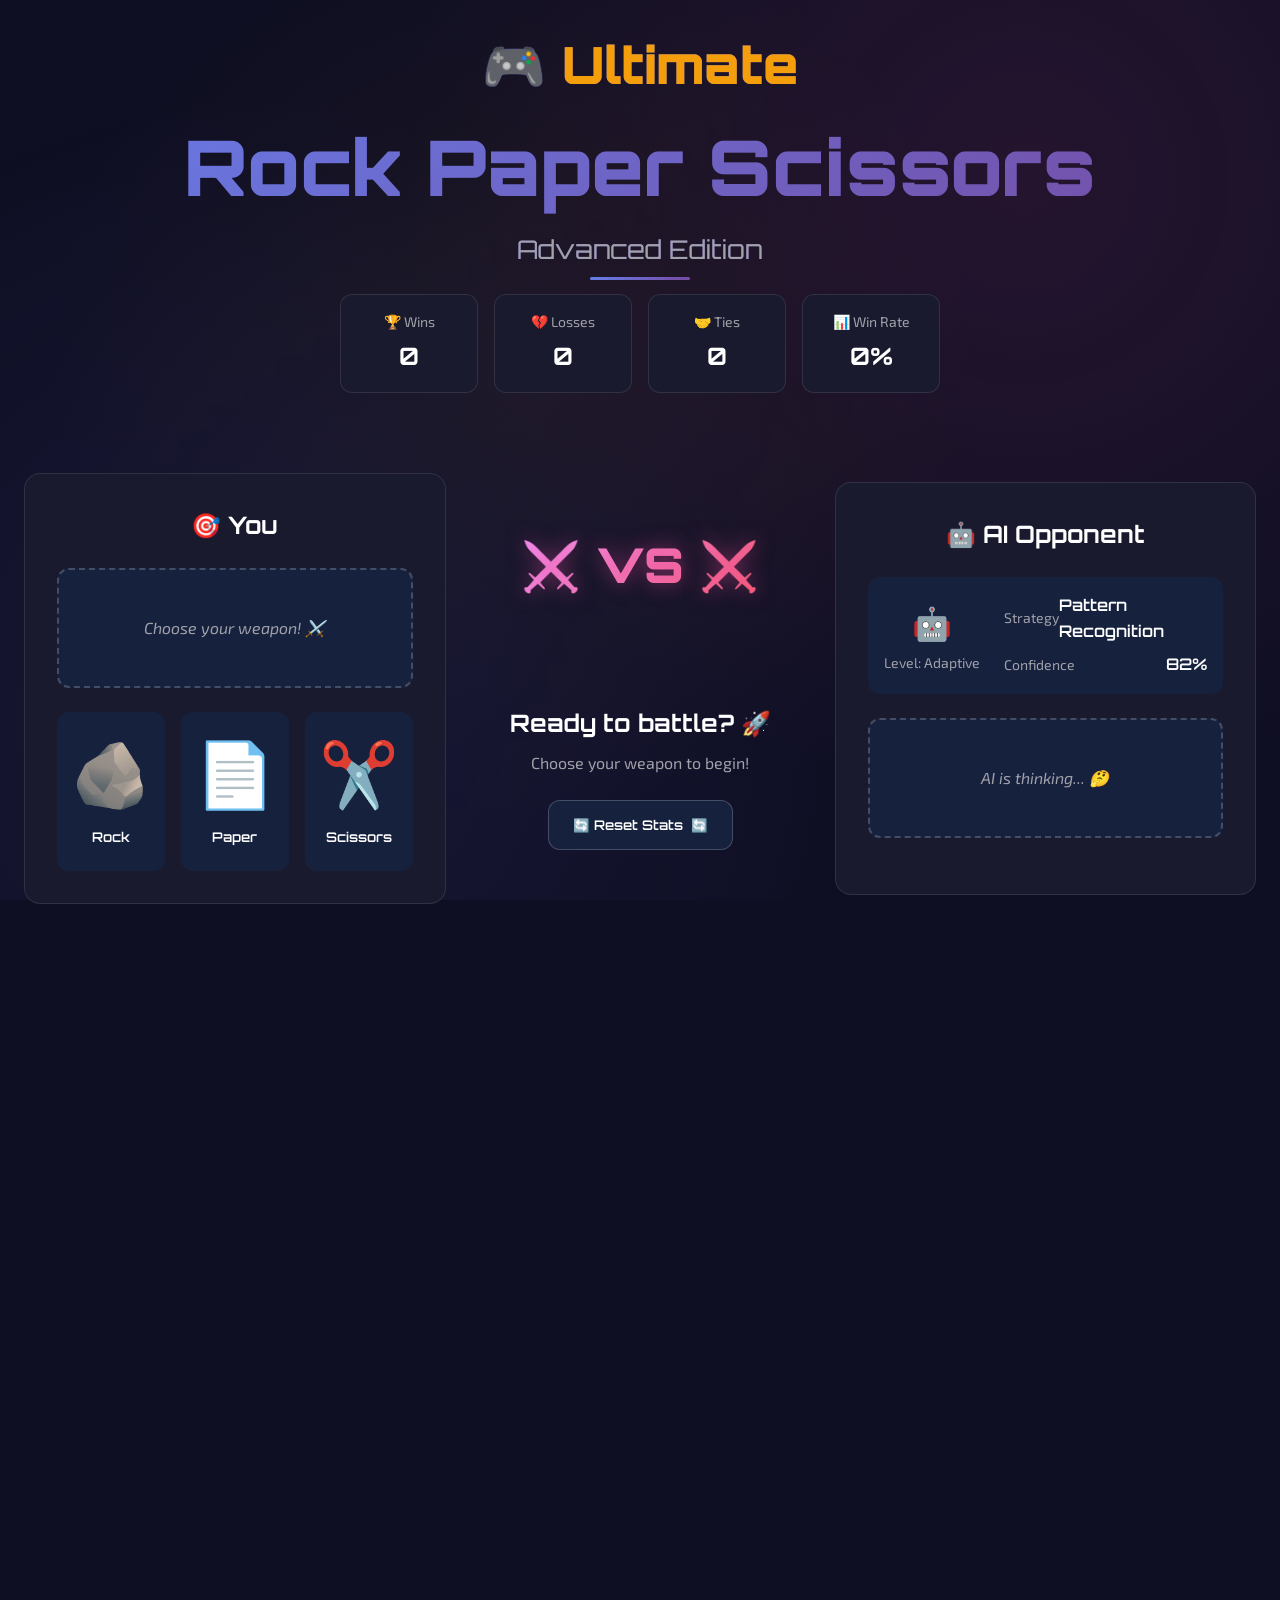
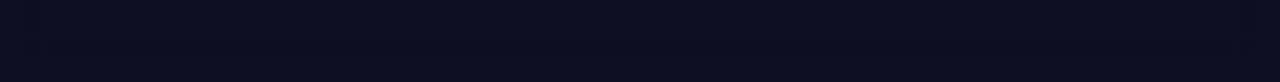
<file: index.html>
<!DOCTYPE html>
<html lang="en">
<head>
    <meta charset="UTF-8">
    <meta name="viewport" content="width=device-width, initial-scale=1.0">
    <meta name="description" content="🎮 The most advanced Rock Paper Scissors game with AI, animations, and modern features - Play now!">
    <meta name="keywords" content="rock paper scissors, game, AI, multiplayer, fun, strategy">
    <meta name="author" content="Ultimate RPS Team">
    <meta name="theme-color" content="#6366f1">
    <meta name="apple-mobile-web-app-capable" content="yes">
    <meta name="apple-mobile-web-app-status-bar-style" content="black-translucent">
    <meta name="apple-mobile-web-app-title" content="Ultimate RPS">
    
    <!-- Open Graph / Facebook -->
    <meta property="og:type" content="website">
    <meta property="og:url" content="https://ultimate-rps.com/">
    <meta property="og:title" content="Ultimate Rock Paper Scissors - Advanced Edition">
    <meta property="og:description" content="🎮 The most advanced Rock Paper Scissors game with AI, animations, and modern features">
    <meta property="og:image" content="https://ultimate-rps.com/og-image.png">

    <!-- Twitter -->
    <meta property="twitter:card" content="summary_large_image">
    <meta property="twitter:url" content="https://ultimate-rps.com/">
    <meta property="twitter:title" content="Ultimate Rock Paper Scissors - Advanced Edition">
    <meta property="twitter:description" content="🎮 The most advanced Rock Paper Scissors game with AI, animations, and modern features">
    <meta property="twitter:image" content="https://ultimate-rps.com/og-image.png">

    <title>🎮 Ultimate Rock Paper Scissors - Advanced Edition</title>
    <link rel="stylesheet" href="styles.css">
    <link rel="preconnect" href="https://fonts.googleapis.com">
    <link rel="preconnect" href="https://fonts.gstatic.com" crossorigin>
    <link href="https://fonts.googleapis.com/css2?family=Orbitron:wght@400;700;900&family=Exo+2:wght@300;400;600&display=swap" rel="stylesheet">
    <link rel="icon" type="image/svg+xml" href="data:image/svg+xml,<svg xmlns='http://www.w3.org/2000/svg' viewBox='0 0 100 100'><text y='.9em' font-size='90'>✂️</text></svg>">
    
    <!-- PWA Manifest -->
    <link rel="manifest" href="manifest.json">
    
    <!-- Apple Touch Icons -->
    <link rel="apple-touch-icon" href="icons/icon-192x192.png">
    <link rel="apple-touch-icon" sizes="152x152" href="icons/icon-152x152.png">
    <link rel="apple-touch-icon" sizes="180x180" href="icons/icon-180x180.png">
    <link rel="apple-touch-icon" sizes="167x167" href="icons/icon-167x167.png">
</head>
<body>
    <div class="game-container">
        <!-- Header Section -->
        <header class="game-header">
            <h1 class="game-title">
                <span class="title-main">🎮 Ultimate</span>
                <span class="title-sub">Rock Paper Scissors</span>
                <span class="title-version">Advanced Edition</span>
            </h1>
            <div class="game-stats">
                <div class="stat-item">
                    <span class="stat-label">🏆 Wins</span>
                    <span class="stat-value" id="wins">0</span>
                </div>
                <div class="stat-item">
                    <span class="stat-label">💔 Losses</span>
                    <span class="stat-value" id="losses">0</span>
                </div>
                <div class="stat-item">
                    <span class="stat-label">🤝 Ties</span>
                    <span class="stat-value" id="ties">0</span>
                </div>
                <div class="stat-item">
                    <span class="stat-label">📊 Win Rate</span>
                    <span class="stat-value" id="winRate">0%</span>
                </div>
            </div>
        </header>

        <!-- Game Arena -->
        <main class="game-arena">
            <!-- Player Section -->
            <section class="player-section">
                <h2 class="section-title">🎯 You</h2>
                <div class="choice-display" id="playerChoice">
                    <div class="choice-placeholder">Choose your weapon! ⚔️</div>
                </div>
                <div class="choice-buttons">
                    <button class="choice-btn rock" data-choice="rock" aria-label="Choose Rock">
                        <div class="choice-icon">🪨</div>
                        <span class="choice-text">Rock</span>
                    </button>
                    <button class="choice-btn paper" data-choice="paper" aria-label="Choose Paper">
                        <div class="choice-icon">📄</div>
                        <span class="choice-text">Paper</span>
                    </button>
                    <button class="choice-btn scissors" data-choice="scissors" aria-label="Choose Scissors">
                        <div class="choice-icon">✂️</div>
                        <span class="choice-text">Scissors</span>
                    </button>
                </div>
            </section>

            <!-- Battle Zone -->
            <section class="battle-zone">
                <div class="vs-display">
                    <div class="vs-text">⚔️ VS ⚔️</div>
                    <div class="battle-animation" id="battleAnimation"></div>
                </div>
                <div class="result-display" id="resultDisplay">
                    <div class="result-text">Ready to battle? 🚀</div>
                    <div class="result-subtext">Choose your weapon to begin!</div>
                </div>
                <div class="game-controls">
                    <button class="control-btn primary" id="playAgainBtn" style="display: none;">
                        <span class="btn-text">🔄 Play Again</span>
                        <span class="btn-icon">🔄</span>
                    </button>
                    <button class="control-btn secondary" id="resetBtn">
                        <span class="btn-text">🔄 Reset Stats</span>
                        <span class="btn-icon">🔄</span>
                    </button>
                </div>
            </section>

            <!-- AI Section -->
            <section class="ai-section">
                <h2 class="section-title">🤖 AI Opponent</h2>
                <div class="ai-info">
                    <div class="ai-avatar">
                        <div class="ai-avatar-icon">🤖</div>
                        <div class="ai-level">Level: <span id="aiLevel">Adaptive</span></div>
                    </div>
                    <div class="ai-stats">
                        <div class="ai-stat">
                            <span class="ai-stat-label">Strategy</span>
                            <span class="ai-stat-value" id="aiStrategy">Learning</span>
                        </div>
                        <div class="ai-stat">
                            <span class="ai-stat-label">Confidence</span>
                            <span class="ai-stat-value" id="aiConfidence">85%</span>
                        </div>
                    </div>
                </div>
                <div class="choice-display" id="aiChoice">
                    <div class="choice-placeholder">AI is thinking... 🤔</div>
                </div>
            </section>
        </main>

        <!-- Advanced Features Panel -->
        <aside class="features-panel">
            <div class="panel-header">
                <h3>⚙️ Advanced Features</h3>
                <button class="panel-toggle" id="panelToggle" aria-label="Toggle advanced features">
                    <span class="toggle-icon">⚙️</span>
                </button>
            </div>
            <div class="panel-content" id="panelContent">
                <div class="feature-group">
                    <h4>🎮 Game Modes</h4>
                    <div class="mode-selector">
                        <button class="mode-btn active" data-mode="classic">Classic</button>
                        <button class="mode-btn" data-mode="advanced">Advanced</button>
                        <button class="mode-btn" data-mode="tournament">Tournament</button>
                    </div>
                </div>
                <div class="feature-group">
                    <h4>🎯 AI Difficulty</h4>
                    <div class="difficulty-slider">
                        <input type="range" id="aiDifficulty" min="1" max="10" value="5" class="slider">
                        <div class="slider-labels">
                            <span>Easy</span>
                            <span>Hard</span>
                        </div>
                    </div>
                </div>
                <div class="feature-group">
                    <h4>✨ Animations</h4>
                    <div class="animation-controls">
                        <label class="control-label">
                            <input type="checkbox" id="enableAnimations" checked>
                            <span class="control-text">Enable Animations</span>
                        </label>
                        <label class="control-label">
                            <input type="checkbox" id="enableSound" checked>
                            <span class="control-text">Enable Sound</span>
                        </label>
                        <label class="control-label">
                            <input type="checkbox" id="enableQuickPlay">
                            <span class="control-text">Quick Play Mode</span>
                        </label>
                    </div>
                </div>
            </div>
        </aside>

        <!-- Game History -->
        <section class="game-history">
            <h3>📜 Game History</h3>
            <div class="history-container" id="gameHistory">
                <div class="history-placeholder">No games played yet</div>
            </div>
        </section>
    </div>

    <!-- Modals -->
    <div class="modal-overlay" id="modalOverlay">
        <div class="modal" id="resultModal">
            <div class="modal-header">
                <h2 id="modalTitle">Game Result</h2>
                <button class="modal-close" id="modalClose">&times;</button>
            </div>
            <div class="modal-content" id="modalContent">
                <!-- Modal content will be dynamically populated -->
            </div>
        </div>
    </div>

    <!-- Audio Elements -->
    <audio id="choiceSound" preload="auto">
        <source src="[data-uri]" type="audio/wav">
    </audio>
    <audio id="winSound" preload="auto">
        <source src="[data-uri]" type="audio/wav">
    </audio>
    <audio id="loseSound" preload="auto">
        <source src="[data-uri]" type="audio/wav">
    </audio>

    <!-- Loading Screen -->
    <div class="loading-screen" id="loadingScreen">
        <div class="loading-content">
            <div class="loading-spinner"></div>
            <div class="loading-text">Loading Ultimate RPS... 🚀</div>
        </div>
    </div>

    <!-- Install PWA Prompt -->
    <div class="install-prompt" id="installPrompt" style="display: none;">
        <div class="install-content">
            <div class="install-icon">📱</div>
            <div class="install-text">
                <h3>Install Ultimate RPS</h3>
                <p>Add to your home screen for the best experience!</p>
            </div>
            <button class="install-btn" id="installBtn">Install</button>
            <button class="install-close" id="installClose">&times;</button>
        </div>
    </div>

    <script src="script.js"></script>
</body>
</html>
</file>
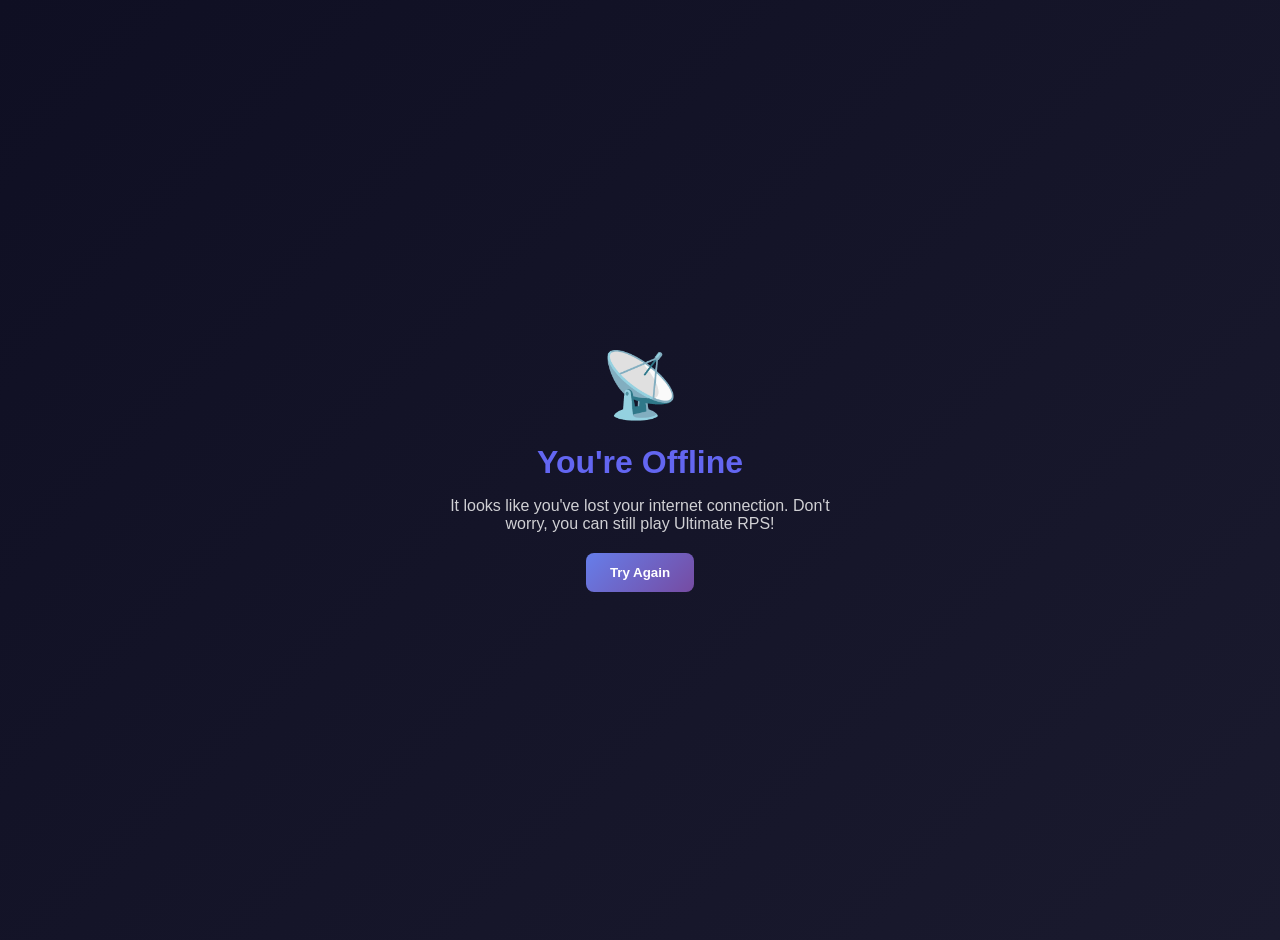
<file: offline.html>
<!DOCTYPE html>
<html lang="en">
<head>
    <meta charset="UTF-8">
    <meta name="viewport" content="width=device-width, initial-scale=1.0">
    <title>Offline - Ultimate RPS</title>
    <style>
        body {
            font-family: 'Arial', sans-serif;
            background: linear-gradient(135deg, #0f0f23 0%, #1a1a2e 100%);
            color: white;
            display: flex;
            align-items: center;
            justify-content: center;
            min-height: 100vh;
            margin: 0;
            padding: 20px;
        }
        .offline-container {
            text-align: center;
            max-width: 400px;
        }
        .offline-icon {
            font-size: 4rem;
            margin-bottom: 20px;
        }
        h1 {
            margin-bottom: 10px;
            color: #6366f1;
        }
        p {
            margin-bottom: 20px;
            opacity: 0.8;
        }
        .retry-btn {
            background: linear-gradient(135deg, #667eea 0%, #764ba2 100%);
            color: white;
            border: none;
            padding: 12px 24px;
            border-radius: 8px;
            cursor: pointer;
            font-weight: 600;
            transition: transform 0.2s;
        }
        .retry-btn:hover {
            transform: translateY(-2px);
        }
    </style>
</head>
<body>
    <div class="offline-container">
        <div class="offline-icon">📡</div>
        <h1>You're Offline</h1>
        <p>It looks like you've lost your internet connection. Don't worry, you can still play Ultimate RPS!</p>
        <button class="retry-btn" onclick="window.location.reload()">Try Again</button>
    </div>
</body>
</html>
</file>
<file: styles.css>
/* Reset and Base Styles */
* {
    margin: 0;
    padding: 0;
    box-sizing: border-box;
}

:root {
    /* Color Palette */
    --primary-color: #6366f1;
    --primary-dark: #4f46e5;
    --secondary-color: #ec4899;
    --accent-color: #f59e0b;
    --success-color: #10b981;
    --danger-color: #ef4444;
    --warning-color: #f59e0b;
    
    /* Neutral Colors */
    --bg-primary: #0f0f23;
    --bg-secondary: #1a1a2e;
    --bg-tertiary: #16213e;
    --text-primary: #ffffff;
    --text-secondary: #a1a1aa;
    --text-muted: #71717a;
    
    /* Gradients */
    --gradient-primary: linear-gradient(135deg, #667eea 0%, #764ba2 100%);
    --gradient-secondary: linear-gradient(135deg, #f093fb 0%, #f5576c 100%);
    --gradient-accent: linear-gradient(135deg, #4facfe 0%, #00f2fe 100%);
    --gradient-success: linear-gradient(135deg, #43e97b 0%, #38f9d7 100%);
    --gradient-danger: linear-gradient(135deg, #fa709a 0%, #fee140 100%);
    
    /* Shadows */
    --shadow-sm: 0 1px 2px 0 rgba(0, 0, 0, 0.05);
    --shadow-md: 0 4px 6px -1px rgba(0, 0, 0, 0.1), 0 2px 4px -1px rgba(0, 0, 0, 0.06);
    --shadow-lg: 0 10px 15px -3px rgba(0, 0, 0, 0.1), 0 4px 6px -2px rgba(0, 0, 0, 0.05);
    --shadow-xl: 0 20px 25px -5px rgba(0, 0, 0, 0.1), 0 10px 10px -5px rgba(0, 0, 0, 0.04);
    --shadow-glow: 0 0 20px rgba(99, 102, 241, 0.3);
    
    /* Typography */
    --font-primary: 'Orbitron', monospace;
    --font-secondary: 'Exo 2', sans-serif;
    
    /* Spacing */
    --spacing-xs: 0.25rem;
    --spacing-sm: 0.5rem;
    --spacing-md: 1rem;
    --spacing-lg: 1.5rem;
    --spacing-xl: 2rem;
    --spacing-2xl: 3rem;
    
    /* Border Radius */
    --radius-sm: 0.375rem;
    --radius-md: 0.5rem;
    --radius-lg: 0.75rem;
    --radius-xl: 1rem;
    --radius-2xl: 1.5rem;
    
    /* Transitions */
    --transition-fast: 0.15s ease-in-out;
    --transition-normal: 0.3s ease-in-out;
    --transition-slow: 0.5s ease-in-out;
}

/* Base Styles */
body {
    font-family: var(--font-secondary);
    background: var(--bg-primary);
    color: var(--text-primary);
    line-height: 1.6;
    overflow-x: hidden;
    min-height: 100vh;
    position: relative;
    cursor: default;
}

/* Enhanced cursor for interactive elements */
.choice-btn, .control-btn, .mode-btn {
    cursor: pointer;
}

.choice-btn:hover, .control-btn:hover, .mode-btn:hover {
    cursor: pointer;
    transform: translateY(-2px);
}

body::before {
    content: '';
    position: fixed;
    top: 0;
    left: 0;
    width: 100%;
    height: 100%;
    background: 
        radial-gradient(circle at 20% 80%, rgba(99, 102, 241, 0.1) 0%, transparent 50%),
        radial-gradient(circle at 80% 20%, rgba(236, 72, 153, 0.1) 0%, transparent 50%),
        radial-gradient(circle at 40% 40%, rgba(245, 158, 11, 0.05) 0%, transparent 50%);
    pointer-events: none;
    z-index: -1;
}

/* Install Prompt */
.install-prompt {
    position: fixed;
    bottom: 20px;
    left: 50%;
    transform: translateX(-50%);
    background: var(--gradient-primary);
    border-radius: var(--radius-lg);
    padding: var(--spacing-md);
    box-shadow: var(--shadow-xl);
    z-index: 1000;
    animation: slideUp 0.5s ease-out;
    max-width: 400px;
    width: 90%;
}

.install-content {
    display: flex;
    align-items: center;
    gap: var(--spacing-md);
}

.install-icon {
    font-size: 2rem;
    animation: bounce 2s infinite;
}

.install-text h3 {
    margin: 0;
    color: white;
    font-size: 1.1rem;
}

.install-text p {
    margin: var(--spacing-xs) 0 0 0;
    color: rgba(255, 255, 255, 0.8);
    font-size: 0.9rem;
}

.install-btn {
    background: rgba(255, 255, 255, 0.2);
    border: 1px solid rgba(255, 255, 255, 0.3);
    color: white;
    padding: var(--spacing-sm) var(--spacing-md);
    border-radius: var(--radius-md);
    cursor: pointer;
    font-weight: 600;
    transition: all var(--transition-normal);
}

.install-btn:hover {
    background: rgba(255, 255, 255, 0.3);
    transform: translateY(-2px);
}

.install-close {
    background: none;
    border: none;
    color: white;
    font-size: 1.5rem;
    cursor: pointer;
    padding: 0;
    width: 30px;
    height: 30px;
    display: flex;
    align-items: center;
    justify-content: center;
    border-radius: 50%;
    transition: all var(--transition-normal);
}

.install-close:hover {
    background: rgba(255, 255, 255, 0.2);
}

@keyframes slideUp {
    from {
        transform: translateX(-50%) translateY(100%);
        opacity: 0;
    }
    to {
        transform: translateX(-50%) translateY(0);
        opacity: 1;
    }
}

/* Loading Screen */
.loading-screen {
    position: fixed;
    top: 0;
    left: 0;
    width: 100%;
    height: 100%;
    background: var(--bg-primary);
    display: flex;
    align-items: center;
    justify-content: center;
    z-index: 9999;
    transition: opacity var(--transition-slow);
}

.loading-content {
    text-align: center;
}

.loading-spinner {
    width: 60px;
    height: 60px;
    border: 3px solid var(--bg-secondary);
    border-top: 3px solid var(--primary-color);
    border-radius: 50%;
    animation: spin 1s linear infinite;
    margin: 0 auto var(--spacing-lg);
}

.loading-text {
    font-family: var(--font-primary);
    font-size: 1.2rem;
    color: var(--text-secondary);
    animation: pulse 2s ease-in-out infinite;
}

@keyframes spin {
    0% { transform: rotate(0deg); }
    100% { transform: rotate(360deg); }
}

@keyframes pulse {
    0%, 100% { opacity: 0.6; }
    50% { opacity: 1; }
}

/* Game Container */
.game-container {
    max-width: 1400px;
    margin: 0 auto;
    padding: var(--spacing-lg);
    min-height: 100vh;
    display: flex;
    flex-direction: column;
    gap: var(--spacing-xl);
}

/* Header Styles */
.game-header {
    text-align: center;
    margin-bottom: var(--spacing-2xl);
}

.game-title {
    font-family: var(--font-primary);
    font-weight: 900;
    font-size: clamp(2rem, 5vw, 4rem);
    margin-bottom: var(--spacing-lg);
    background: var(--gradient-primary);
    -webkit-background-clip: text;
    -webkit-text-fill-color: transparent;
    background-clip: text;
    position: relative;
    animation: titleGlow 3s ease-in-out infinite;
}

@keyframes titleGlow {
    0%, 100% {
        text-shadow: 0 0 10px rgba(99, 102, 241, 0.3);
    }
    50% {
        text-shadow: 0 0 20px rgba(99, 102, 241, 0.6), 0 0 30px rgba(99, 102, 241, 0.4);
    }
}

.game-title::after {
    content: '';
    position: absolute;
    bottom: -10px;
    left: 50%;
    transform: translateX(-50%);
    width: 100px;
    height: 3px;
    background: var(--gradient-primary);
    border-radius: 2px;
}

.title-main {
    display: block;
    font-size: 0.8em;
    color: var(--accent-color);
    -webkit-text-fill-color: var(--accent-color);
}

.title-sub {
    display: block;
    font-size: 1.2em;
}

.title-version {
    display: block;
    font-size: 0.4em;
    color: var(--text-secondary);
    -webkit-text-fill-color: var(--text-secondary);
    font-weight: 400;
}

.game-stats {
    display: grid;
    grid-template-columns: repeat(auto-fit, minmax(120px, 1fr));
    gap: var(--spacing-md);
    max-width: 600px;
    margin: 0 auto;
}

.stat-item {
    background: var(--bg-secondary);
    padding: var(--spacing-md);
    border-radius: var(--radius-lg);
    border: 1px solid rgba(255, 255, 255, 0.1);
    backdrop-filter: blur(10px);
    transition: transform var(--transition-fast);
}

.stat-item:hover {
    transform: translateY(-2px);
}

.stat-label {
    display: block;
    font-size: 0.875rem;
    color: var(--text-secondary);
    margin-bottom: var(--spacing-xs);
}

.stat-value {
    display: block;
    font-family: var(--font-primary);
    font-size: 1.5rem;
    font-weight: 700;
    color: var(--text-primary);
}

/* Game Arena */
.game-arena {
    display: grid;
    grid-template-columns: 1fr auto 1fr;
    gap: var(--spacing-xl);
    align-items: center;
    margin-bottom: var(--spacing-2xl);
}

/* Player and AI Sections */
.player-section,
.ai-section {
    background: var(--bg-secondary);
    padding: var(--spacing-xl);
    border-radius: var(--radius-xl);
    border: 1px solid rgba(255, 255, 255, 0.1);
    backdrop-filter: blur(10px);
    transition: transform var(--transition-normal);
}

.player-section:hover,
.ai-section:hover {
    transform: translateY(-5px);
}

.section-title {
    font-family: var(--font-primary);
    font-size: 1.5rem;
    margin-bottom: var(--spacing-lg);
    text-align: center;
    color: var(--text-primary);
}

/* Choice Display */
.choice-display {
    min-height: 120px;
    display: flex;
    align-items: center;
    justify-content: center;
    background: var(--bg-tertiary);
    border-radius: var(--radius-lg);
    margin-bottom: var(--spacing-lg);
    border: 2px dashed rgba(255, 255, 255, 0.2);
    transition: all var(--transition-normal);
}

.choice-display.has-choice {
    border-color: var(--primary-color);
    background: linear-gradient(135deg, var(--bg-tertiary) 0%, rgba(99, 102, 241, 0.1) 100%);
}

.choice-placeholder {
    color: var(--text-secondary);
    font-style: italic;
    text-align: center;
}

.choice-icon {
    font-size: 4rem;
    margin-bottom: var(--spacing-sm);
    animation: bounce 0.6s ease-in-out;
}

@keyframes bounce {
    0%, 20%, 50%, 80%, 100% {
        transform: translateY(0);
    }
    40% {
        transform: translateY(-10px);
    }
    60% {
        transform: translateY(-5px);
    }
}

/* Choice Buttons */
.choice-buttons {
    display: grid;
    grid-template-columns: repeat(3, 1fr);
    gap: var(--spacing-md);
}

.choice-btn {
    background: var(--bg-tertiary);
    border: 2px solid transparent;
    border-radius: var(--radius-lg);
    padding: var(--spacing-lg);
    cursor: pointer;
    transition: all var(--transition-normal);
    display: flex;
    flex-direction: column;
    align-items: center;
    gap: var(--spacing-sm);
    position: relative;
    overflow: hidden;
    animation: buttonFloat 6s ease-in-out infinite;
}

.choice-btn:nth-child(1) { animation-delay: 0s; }
.choice-btn:nth-child(2) { animation-delay: 2s; }
.choice-btn:nth-child(3) { animation-delay: 4s; }

@keyframes buttonFloat {
    0%, 100% { transform: translateY(0); }
    50% { transform: translateY(-3px); }
}

.choice-btn::before {
    content: '';
    position: absolute;
    top: 0;
    left: -100%;
    width: 100%;
    height: 100%;
    background: linear-gradient(90deg, transparent, rgba(255, 255, 255, 0.1), transparent);
    transition: left var(--transition-slow);
}

.choice-btn:hover::before {
    left: 100%;
}

.choice-btn:hover {
    transform: translateY(-5px) scale(1.05);
    border-color: var(--primary-color);
    box-shadow: var(--shadow-glow);
    animation: buttonGlow 0.3s ease-out;
}

@keyframes buttonGlow {
    0% {
        box-shadow: var(--shadow-glow);
    }
    50% {
        box-shadow: 0 0 25px rgba(99, 102, 241, 0.6);
    }
    100% {
        box-shadow: var(--shadow-glow);
    }
}

.choice-btn.rock:hover {
    border-color: #ef4444;
    box-shadow: 0 0 20px rgba(239, 68, 68, 0.3);
}

.choice-btn.paper:hover {
    border-color: #3b82f6;
    box-shadow: 0 0 20px rgba(59, 130, 246, 0.3);
}

.choice-btn.scissors:hover {
    border-color: #10b981;
    box-shadow: 0 0 20px rgba(16, 185, 129, 0.3);
}

.choice-btn.selected {
    border-color: var(--accent-color);
    background: linear-gradient(135deg, var(--bg-tertiary) 0%, rgba(245, 158, 11, 0.2) 100%);
    transform: scale(1.05);
}

.choice-btn.ready {
    animation: ready-pulse 2s infinite;
}

@keyframes ready-pulse {
    0%, 100% { 
        transform: scale(1);
        box-shadow: var(--shadow-md);
    }
    50% { 
        transform: scale(1.02);
        box-shadow: 0 0 15px rgba(245, 158, 11, 0.3);
    }
}

.choice-text {
    font-family: var(--font-primary);
    font-weight: 600;
    color: var(--text-primary);
}

/* Battle Zone */
.battle-zone {
    text-align: center;
    padding: var(--spacing-xl);
}

.vs-display {
    margin-bottom: var(--spacing-lg);
}

.vs-text {
    font-family: var(--font-primary);
    font-size: 3rem;
    font-weight: 900;
    background: var(--gradient-secondary);
    -webkit-background-clip: text;
    -webkit-text-fill-color: transparent;
    background-clip: text;
    animation: vsGlow 3s ease-in-out infinite;
    text-shadow: 0 0 20px rgba(236, 72, 153, 0.5);
}

@keyframes vsGlow {
    0%, 100% {
        text-shadow: 0 0 20px rgba(236, 72, 153, 0.5);
        transform: scale(1);
    }
    50% {
        text-shadow: 0 0 30px rgba(236, 72, 153, 0.8), 0 0 40px rgba(236, 72, 153, 0.6);
        transform: scale(1.05);
    }
}

.battle-animation {
    height: 60px;
    margin-top: var(--spacing-md);
}

.result-display {
    margin-bottom: var(--spacing-lg);
}

.result-text {
    font-family: var(--font-primary);
    font-size: 1.5rem;
    font-weight: 700;
    margin-bottom: var(--spacing-sm);
    animation: resultPop 0.5s ease-out;
}

.result-text.win {
    color: #10b981;
    text-shadow: 0 0 10px rgba(16, 185, 129, 0.5);
    animation: winCelebration 0.8s ease-out;
}

.result-text.loss {
    color: #ef4444;
    text-shadow: 0 0 10px rgba(239, 68, 68, 0.5);
    animation: lossShake 0.6s ease-out;
}

.result-text.tie {
    color: #6366f1;
    text-shadow: 0 0 10px rgba(99, 102, 241, 0.5);
    animation: tiePulse 0.7s ease-out;
}

@keyframes resultPop {
    0% { transform: scale(0.8); opacity: 0; }
    100% { transform: scale(1); opacity: 1; }
}

@keyframes winCelebration {
    0% { transform: scale(0.8) rotate(-5deg); }
    50% { transform: scale(1.1) rotate(5deg); }
    100% { transform: scale(1) rotate(0deg); }
}

@keyframes lossShake {
    0%, 100% { transform: translateX(0); }
    25% { transform: translateX(-5px); }
    75% { transform: translateX(5px); }
}

@keyframes tiePulse {
    0% { transform: scale(1); }
    50% { transform: scale(1.05); }
    100% { transform: scale(1); }
}

.result-subtext {
    color: var(--text-secondary);
    font-size: 1rem;
}

.auto-restart-countdown {
    font-size: 0.8rem;
    color: var(--text-muted);
    margin-top: var(--spacing-sm);
    text-align: center;
    animation: pulse 1s infinite;
}

.auto-restart-countdown span {
    font-weight: bold;
    color: var(--accent-color);
}

/* Game Controls */
.game-controls {
    display: flex;
    gap: var(--spacing-md);
    justify-content: center;
    flex-wrap: wrap;
}

.control-btn {
    padding: var(--spacing-md) var(--spacing-lg);
    border: none;
    border-radius: var(--radius-lg);
    font-family: var(--font-primary);
    font-weight: 600;
    cursor: pointer;
    transition: all var(--transition-normal);
    display: flex;
    align-items: center;
    gap: var(--spacing-sm);
    position: relative;
    overflow: hidden;
}

.control-btn.primary {
    background: var(--gradient-primary);
    color: white;
}

.control-btn.secondary {
    background: var(--bg-tertiary);
    color: var(--text-primary);
    border: 1px solid rgba(255, 255, 255, 0.2);
}

.control-btn:hover {
    transform: translateY(-2px);
    box-shadow: var(--shadow-lg);
}

.control-btn:active {
    transform: translateY(0);
}

/* AI Section Specific Styles */
.ai-info {
    display: flex;
    align-items: center;
    gap: var(--spacing-lg);
    margin-bottom: var(--spacing-lg);
    padding: var(--spacing-md);
    background: var(--bg-tertiary);
    border-radius: var(--radius-lg);
}

.ai-avatar {
    text-align: center;
}

.ai-avatar-icon {
    font-size: 2rem;
    margin-bottom: var(--spacing-xs);
}

.ai-level {
    font-size: 0.875rem;
    color: var(--text-secondary);
}

.ai-stats {
    flex: 1;
    display: flex;
    flex-direction: column;
    gap: var(--spacing-sm);
}

.ai-stat {
    display: flex;
    justify-content: space-between;
    align-items: center;
}

.ai-stat-label {
    font-size: 0.875rem;
    color: var(--text-secondary);
}

.ai-stat-value {
    font-family: var(--font-primary);
    font-weight: 600;
    color: var(--text-primary);
}

/* Features Panel */
.features-panel {
    background: var(--bg-secondary);
    border-radius: var(--radius-xl);
    border: 1px solid rgba(255, 255, 255, 0.1);
    backdrop-filter: blur(10px);
    margin-bottom: var(--spacing-xl);
}

.panel-header {
    display: flex;
    justify-content: space-between;
    align-items: center;
    padding: var(--spacing-lg);
    border-bottom: 1px solid rgba(255, 255, 255, 0.1);
}

.panel-header h3 {
    font-family: var(--font-primary);
    color: var(--text-primary);
}

.panel-toggle {
    background: none;
    border: none;
    color: var(--text-secondary);
    cursor: pointer;
    font-size: 1.2rem;
    transition: color var(--transition-fast);
}

.panel-toggle:hover {
    color: var(--text-primary);
}

.panel-content {
    padding: var(--spacing-lg);
    display: grid;
    gap: var(--spacing-lg);
}

.feature-group h4 {
    font-family: var(--font-primary);
    margin-bottom: var(--spacing-md);
    color: var(--text-primary);
}

.mode-selector {
    display: flex;
    gap: var(--spacing-sm);
    flex-wrap: wrap;
}

.mode-btn {
    padding: var(--spacing-sm) var(--spacing-md);
    background: var(--bg-tertiary);
    border: 1px solid rgba(255, 255, 255, 0.2);
    border-radius: var(--radius-md);
    color: var(--text-secondary);
    cursor: pointer;
    transition: all var(--transition-fast);
    font-size: 0.875rem;
}

.mode-btn:hover,
.mode-btn.active {
    background: var(--primary-color);
    color: white;
    border-color: var(--primary-color);
}

.difficulty-slider {
    display: flex;
    flex-direction: column;
    gap: var(--spacing-sm);
}

.slider {
    width: 100%;
    height: 6px;
    background: var(--bg-tertiary);
    border-radius: 3px;
    outline: none;
    -webkit-appearance: none;
}

.slider::-webkit-slider-thumb {
    -webkit-appearance: none;
    width: 20px;
    height: 20px;
    background: var(--gradient-primary);
    border-radius: 50%;
    cursor: pointer;
    box-shadow: var(--shadow-md);
}

.slider::-moz-range-thumb {
    width: 20px;
    height: 20px;
    background: var(--gradient-primary);
    border-radius: 50%;
    cursor: pointer;
    border: none;
    box-shadow: var(--shadow-md);
}

.slider-labels {
    display: flex;
    justify-content: space-between;
    font-size: 0.875rem;
    color: var(--text-secondary);
}

.animation-controls {
    display: flex;
    flex-direction: column;
    gap: var(--spacing-sm);
}

.control-label {
    display: flex;
    align-items: center;
    gap: var(--spacing-sm);
    cursor: pointer;
}

.control-label input[type="checkbox"] {
    width: 18px;
    height: 18px;
    accent-color: var(--primary-color);
}

.control-text {
    color: var(--text-secondary);
    font-size: 0.875rem;
}

/* Game History */
.game-history {
    background: var(--bg-secondary);
    border-radius: var(--radius-xl);
    border: 1px solid rgba(255, 255, 255, 0.1);
    backdrop-filter: blur(10px);
}

.game-history h3 {
    font-family: var(--font-primary);
    padding: var(--spacing-lg);
    border-bottom: 1px solid rgba(255, 255, 255, 0.1);
    color: var(--text-primary);
}

.history-container {
    padding: var(--spacing-lg);
    max-height: 300px;
    overflow-y: auto;
}

.history-placeholder {
    text-align: center;
    color: var(--text-secondary);
    font-style: italic;
}

.history-item {
    display: flex;
    justify-content: space-between;
    align-items: center;
    padding: var(--spacing-md);
    margin-bottom: var(--spacing-sm);
    background: var(--bg-tertiary);
    border-radius: var(--radius-md);
    border-left: 4px solid transparent;
    transition: all var(--transition-fast);
}

.history-item.win {
    border-left-color: var(--success-color);
}

.history-item.lose {
    border-left-color: var(--danger-color);
}

.history-item.tie {
    border-left-color: var(--warning-color);
}

.history-item:hover {
    transform: translateX(5px);
}

/* Modal Styles */
.modal-overlay {
    position: fixed;
    top: 0;
    left: 0;
    width: 100%;
    height: 100%;
    background: rgba(0, 0, 0, 0.8);
    display: flex;
    align-items: center;
    justify-content: center;
    z-index: 1000;
    opacity: 0;
    visibility: hidden;
    transition: all var(--transition-normal);
}

.modal-overlay.active {
    opacity: 1;
    visibility: visible;
}

.modal {
    background: var(--bg-secondary);
    border-radius: var(--radius-xl);
    border: 1px solid rgba(255, 255, 255, 0.1);
    backdrop-filter: blur(20px);
    max-width: 500px;
    width: 90%;
    transform: scale(0.8);
    transition: transform var(--transition-normal);
}

.modal-overlay.active .modal {
    transform: scale(1);
}

.modal-header {
    display: flex;
    justify-content: space-between;
    align-items: center;
    padding: var(--spacing-lg);
    border-bottom: 1px solid rgba(255, 255, 255, 0.1);
}

.modal-header h2 {
    font-family: var(--font-primary);
    color: var(--text-primary);
}

.modal-close {
    background: none;
    border: none;
    color: var(--text-secondary);
    font-size: 1.5rem;
    cursor: pointer;
    transition: color var(--transition-fast);
}

.modal-close:hover {
    color: var(--text-primary);
}

.modal-content {
    padding: var(--spacing-lg);
}

/* Responsive Design */
@media (max-width: 1024px) {
    .game-arena {
        grid-template-columns: 1fr;
        gap: var(--spacing-lg);
    }
    
    .battle-zone {
        order: -1;
    }
}

@media (max-width: 768px) {
    .game-container {
        padding: var(--spacing-md);
    }
    
    .choice-buttons {
        grid-template-columns: 1fr;
    }
    
    .game-stats {
        grid-template-columns: repeat(2, 1fr);
    }
    
    .ai-info {
        flex-direction: column;
        text-align: center;
    }
    
    .game-controls {
        flex-direction: column;
        align-items: center;
    }
    
    .control-btn {
        width: 100%;
        max-width: 200px;
    }
}

@media (max-width: 480px) {
    .game-stats {
        grid-template-columns: 1fr;
    }
    
    .mode-selector {
        flex-direction: column;
    }
    
    .mode-btn {
        text-align: center;
    }
}

/* Utility Classes */
.hidden {
    display: none !important;
}

.fade-in {
    animation: fadeIn var(--transition-normal);
}

@keyframes fadeIn {
    from {
        opacity: 0;
        transform: translateY(20px);
    }
    to {
        opacity: 1;
        transform: translateY(0);
    }
}

.slide-in {
    animation: slideIn var(--transition-normal);
}

@keyframes slideIn {
    from {
        opacity: 0;
        transform: translateX(-20px);
    }
    to {
        opacity: 1;
        transform: translateX(0);
    }
}

.scale-in {
    animation: scaleIn var(--transition-normal);
}

@keyframes scaleIn {
    from {
        opacity: 0;
        transform: scale(0.8);
    }
    to {
        opacity: 1;
        transform: scale(1);
    }
}

@keyframes confettiFall {
    0% {
        transform: translateY(-10px) rotate(0deg);
        opacity: 1;
    }
    100% {
        transform: translateY(100vh) rotate(720deg);
        opacity: 0;
    }
}

/* Scrollbar Styling */
::-webkit-scrollbar {
    width: 8px;
}

::-webkit-scrollbar-track {
    background: var(--bg-tertiary);
    border-radius: 4px;
}

::-webkit-scrollbar-thumb {
    background: var(--primary-color);
    border-radius: 4px;
}

::-webkit-scrollbar-thumb:hover {
    background: var(--primary-dark);
}

/* Focus Styles for Accessibility */
button:focus,
input:focus {
    outline: 2px solid var(--primary-color);
    outline-offset: 2px;
}

/* Print Styles */
@media print {
    .game-container {
        background: white;
        color: black;
    }
    
    .loading-screen,
    .features-panel,
    .game-controls {
        display: none;
    }
}
</file>
